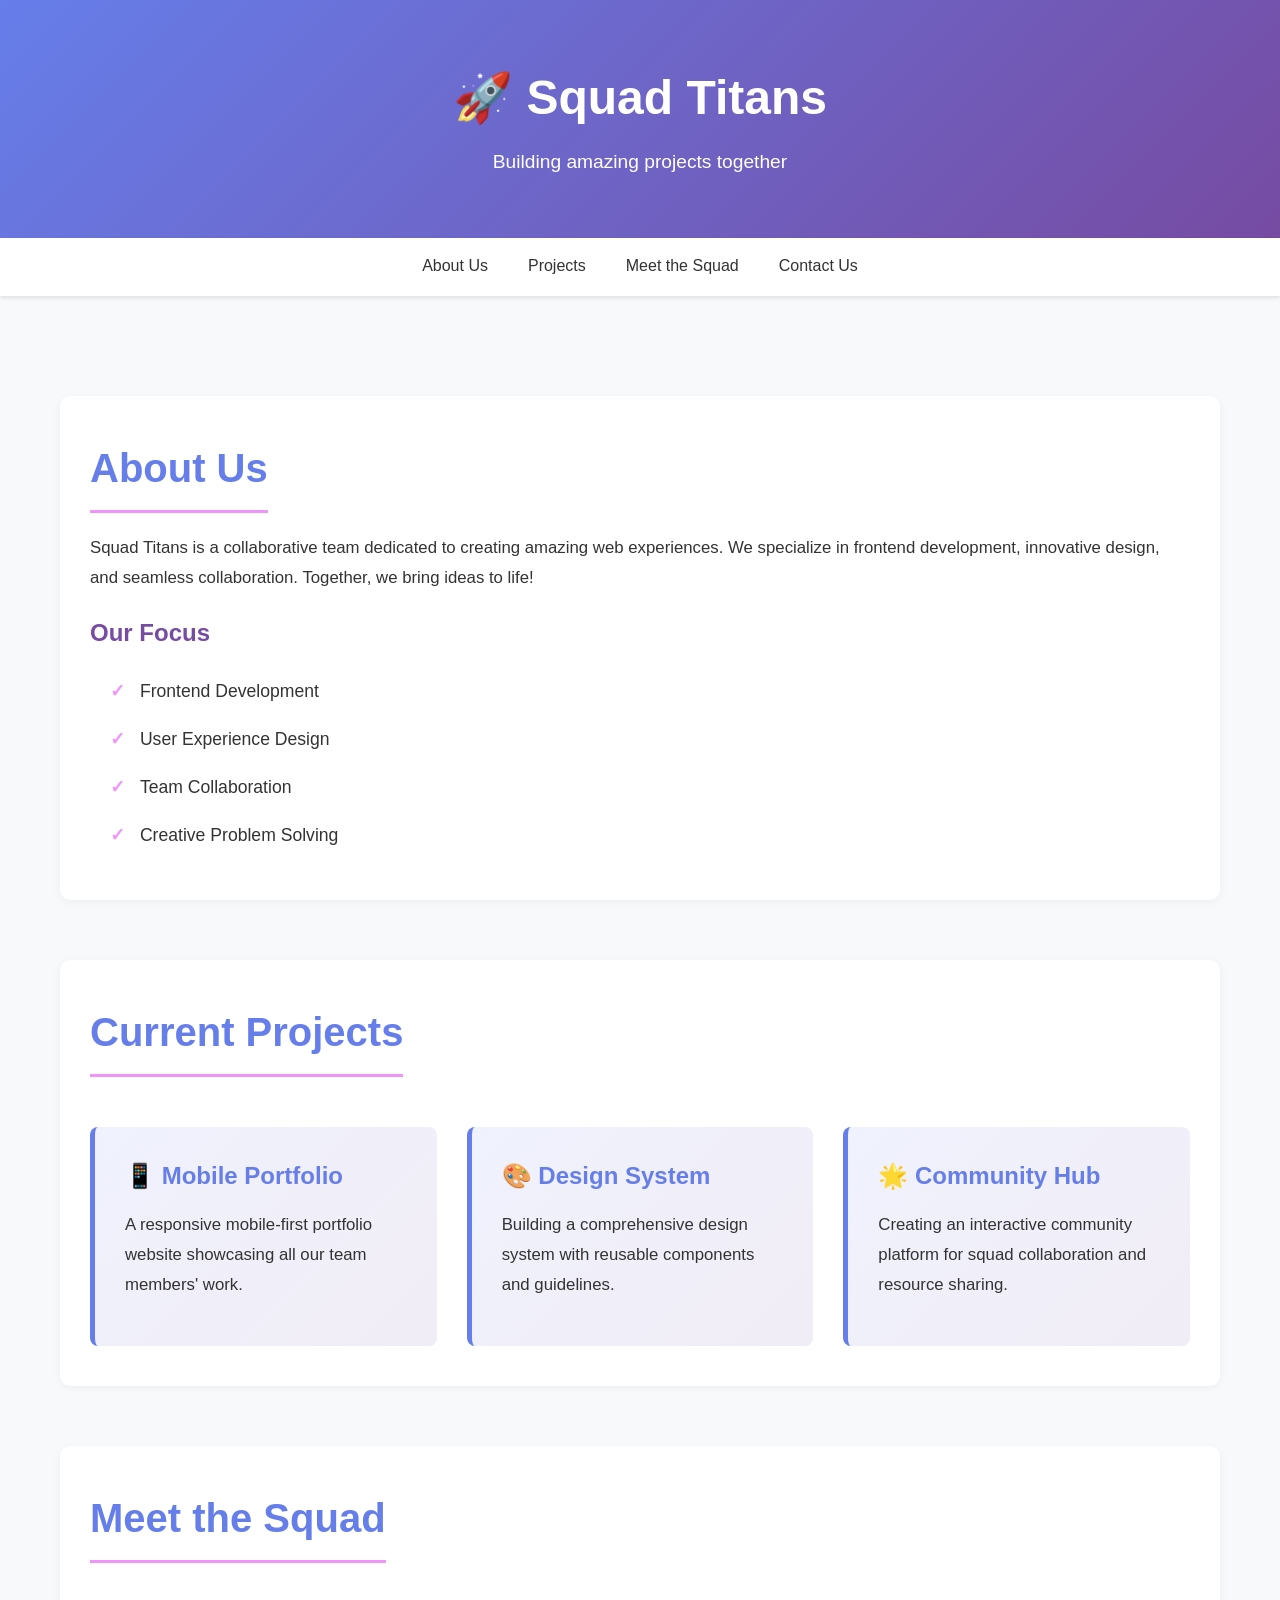
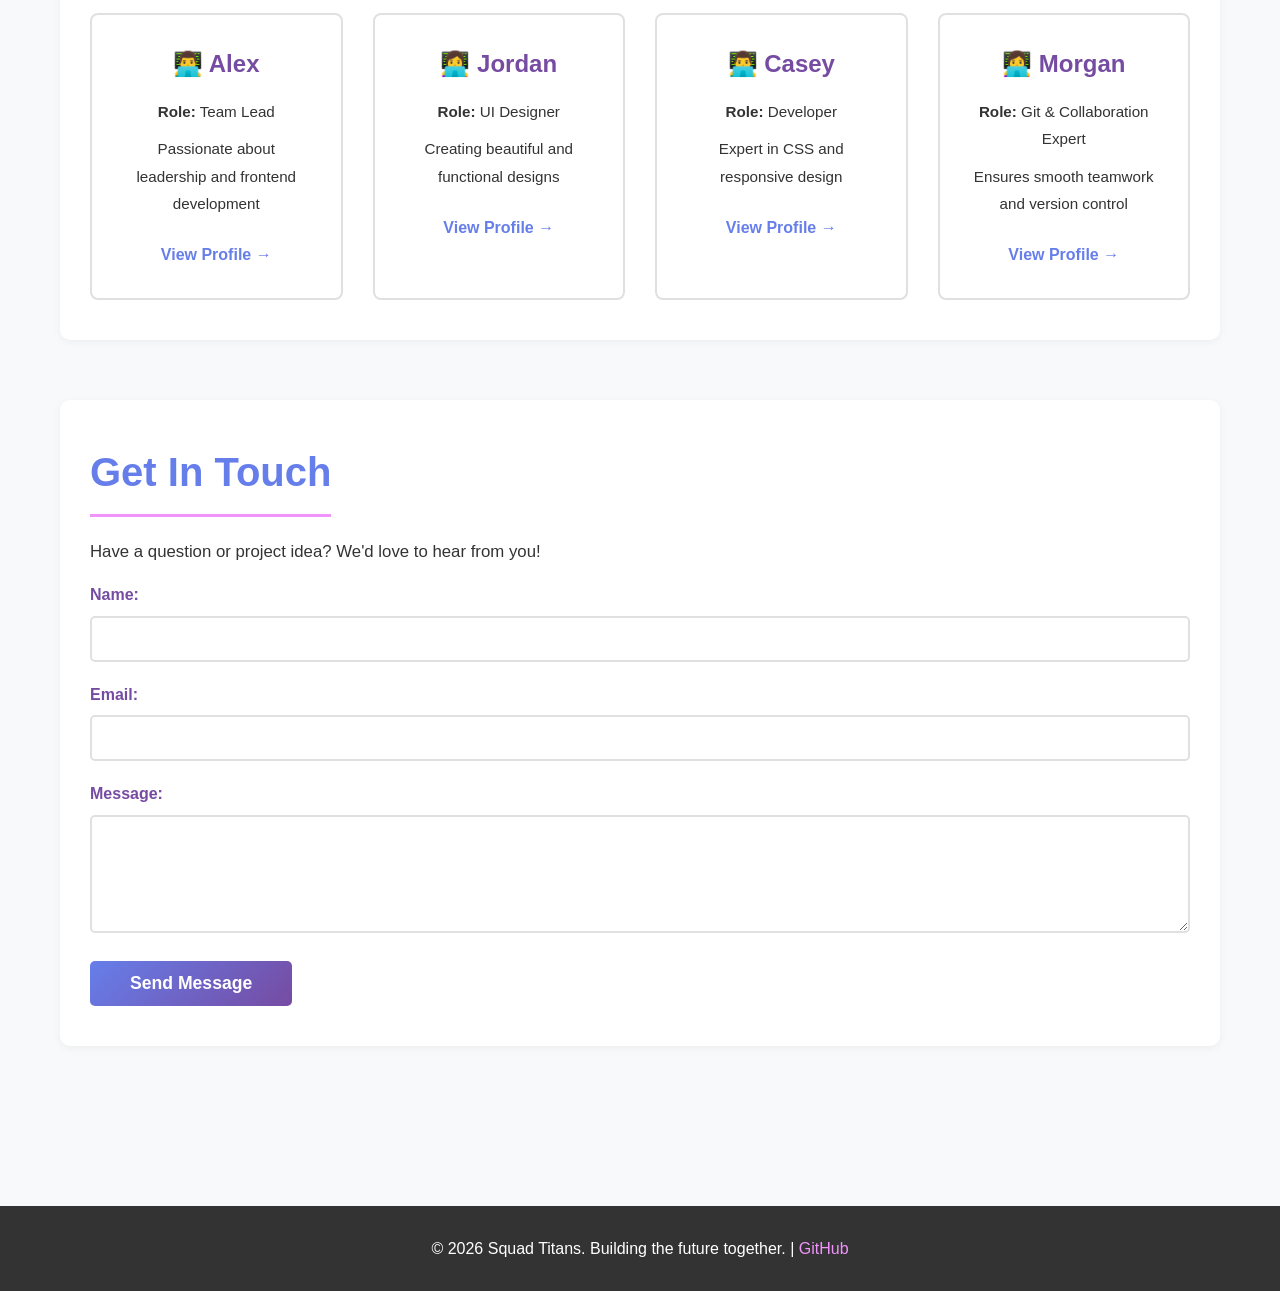
<file: index.html>
<!DOCTYPE html>
<html lang="en">
<head>
    <meta charset="UTF-8">
    <meta name="viewport" content="width=device-width, initial-scale=1.0">
    <title>Squad Titans | Dashboard</title>
    <link rel="stylesheet" href="styles/style.css">
</head>
<body>
    <!-- Header Section -->
    <header>
        <h1>🚀 Squad Titans</h1>
        <p class="tagline">Building amazing projects together</p>
    </header>

    <!-- Navigation Bar -->
    <nav>
        <ul>
            <li><a href="#about">About Us</a></li>
            <li><a href="#projects">Projects</a></li>
            <li><a href="#members">Meet the Squad</a></li>
            <li><a href="#contact">Contact Us</a></li>
        </ul>
    </nav>

    <!-- Main Content -->
    <main>
        <!-- About Us Section -->
        <section id="about">
            <h2>About Us</h2>
            <p>Squad Titans is a collaborative team dedicated to creating amazing web experiences. We specialize in frontend development, innovative design, and seamless collaboration. Together, we bring ideas to life!</p>
            <div class="squad-focus">
                <h3>Our Focus</h3>
                <ul>
                    <li>Frontend Development</li>
                    <li>User Experience Design</li>
                    <li>Team Collaboration</li>
                    <li>Creative Problem Solving</li>
                </ul>
            </div>
        </section>

        <!-- Projects Section -->
        <section id="projects">
            <h2>Current Projects</h2>
            <div class="project-grid">
                <div class="project-card">
                    <h3>📱 Mobile Portfolio</h3>
                    <p>A responsive mobile-first portfolio website showcasing all our team members' work.</p>
                </div>
                <div class="project-card">
                    <h3>🎨 Design System</h3>
                    <p>Building a comprehensive design system with reusable components and guidelines.</p>
                </div>
                <div class="project-card">
                    <h3>🌟 Community Hub</h3>
                    <p>Creating an interactive community platform for squad collaboration and resource sharing.</p>
                </div>
            </div>
        </section>

        <!-- Meet the Squad Section -->
        <section id="members">
            <h2>Meet the Squad</h2>
            <div class="members-grid">
                <div class="member-card">
                    <h3>👨‍💻 Alex</h3>
                    <p><strong>Role:</strong> Team Lead</p>
                    <p>Passionate about leadership and frontend development</p>
                    <a href="members/alex.html" class="member-link">View Profile →</a>
                </div>
                <div class="member-card">
                    <h3>👩‍💻 Jordan</h3>
                    <p><strong>Role:</strong> UI Designer</p>
                    <p>Creating beautiful and functional designs</p>
                    <a href="members/jordan.html" class="member-link">View Profile →</a>
                </div>
                <div class="member-card">
                    <h3>👨‍💻 Casey</h3>
                    <p><strong>Role:</strong> Developer</p>
                    <p>Expert in CSS and responsive design</p>
                    <a href="members/casey.html" class="member-link">View Profile →</a>
                </div>
                <div class="member-card">
                    <h3>👩‍💻 Morgan</h3>
                    <p><strong>Role:</strong> Git & Collaboration Expert</p>
                    <p>Ensures smooth teamwork and version control</p>
                    <a href="members/morgan.html" class="member-link">View Profile →</a>
                </div>
            </div>
        </section>

        <!-- Contact Us Section -->
        <section id="contact">
            <h2>Get In Touch</h2>
            <p>Have a question or project idea? We'd love to hear from you!</p>
            <form>
                <div class="form-group">
                    <label for="name">Name:</label>
                    <input type="text" id="name" name="name" required>
                </div>
                <div class="form-group">
                    <label for="email">Email:</label>
                    <input type="email" id="email" name="email" required>
                </div>
                <div class="form-group">
                    <label for="message">Message:</label>
                    <textarea id="message" name="message" rows="5" required></textarea>
                </div>
                <button type="submit">Send Message</button>
            </form>
        </section>
    </main>

    <!-- Footer -->
    <footer>
        <p>&copy; 2026 Squad Titans. Building the future together. | <a href="https://github.com">GitHub</a></p>
    </footer>
</body>
</html>
</file>
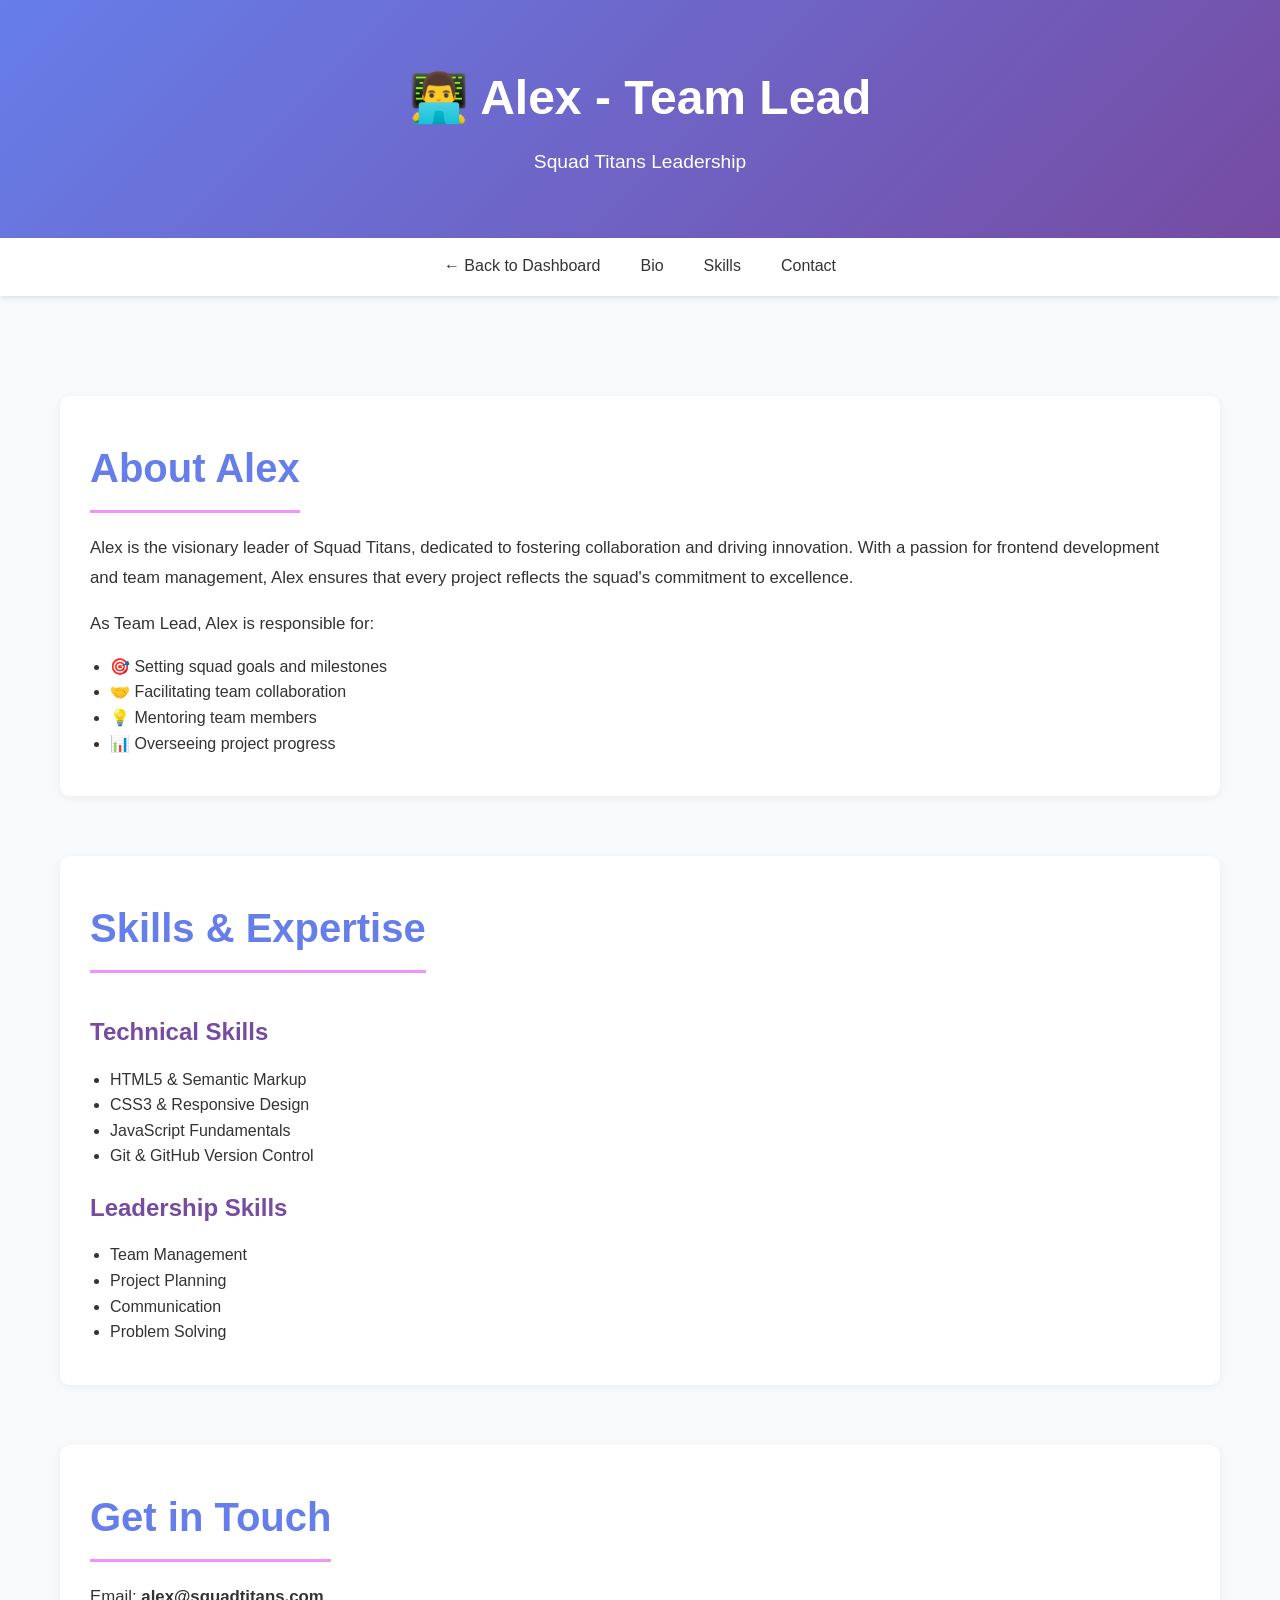
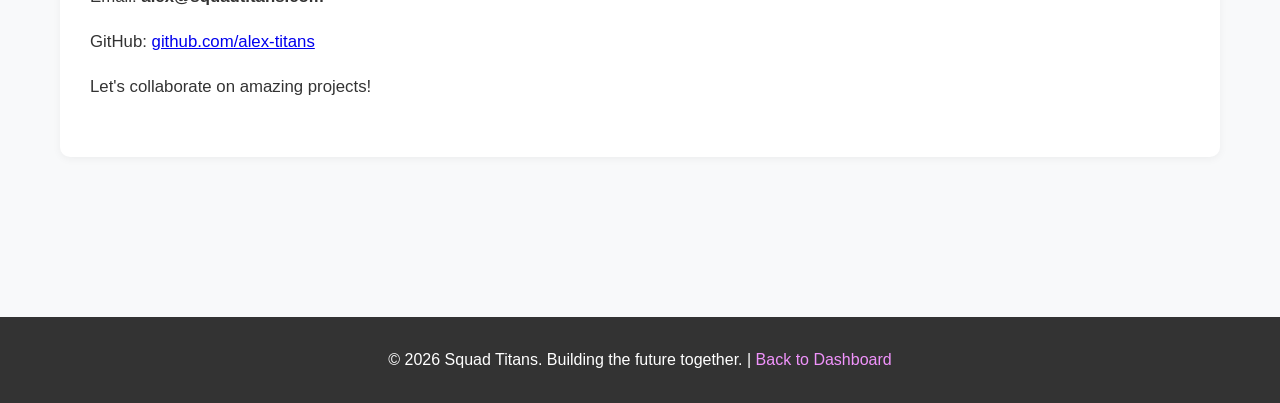
<file: members/alex.html>
<!DOCTYPE html>
<html lang="en">
<head>
    <meta charset="UTF-8">
    <meta name="viewport" content="width=device-width, initial-scale=1.0">
    <title>Alex | Team Lead - Squad Titans</title>
    <link rel="stylesheet" href="../styles/style.css">
</head>
<body>
    <!-- Header Section -->
    <header>
        <h1>👨‍💻 Alex - Team Lead</h1>
        <p class="tagline">Squad Titans Leadership</p>
    </header>

    <!-- Navigation Bar -->
    <nav>
        <ul>
            <li><a href="../index.html">← Back to Dashboard</a></li>
            <li><a href="#bio">Bio</a></li>
            <li><a href="#skills">Skills</a></li>
            <li><a href="#contact">Contact</a></li>
        </ul>
    </nav>

    <!-- Main Content -->
    <main>
        <!-- Bio Section -->
        <section id="bio">
            <h2>About Alex</h2>
            <p>Alex is the visionary leader of Squad Titans, dedicated to fostering collaboration and driving innovation. With a passion for frontend development and team management, Alex ensures that every project reflects the squad's commitment to excellence.</p>
            <p>As Team Lead, Alex is responsible for:</p>
            <ul style="margin-left: 20px;">
                <li>🎯 Setting squad goals and milestones</li>
                <li>🤝 Facilitating team collaboration</li>
                <li>💡 Mentoring team members</li>
                <li>📊 Overseeing project progress</li>
            </ul>
        </section>

        <!-- Skills Section -->
        <section id="skills">
            <h2>Skills & Expertise</h2>
            <div class="skills-list">
                <h3>Technical Skills</h3>
                <ul style="margin-left: 20px;">
                    <li>HTML5 & Semantic Markup</li>
                    <li>CSS3 & Responsive Design</li>
                    <li>JavaScript Fundamentals</li>
                    <li>Git & GitHub Version Control</li>
                </ul>

                <h3>Leadership Skills</h3>
                <ul style="margin-left: 20px;">
                    <li>Team Management</li>
                    <li>Project Planning</li>
                    <li>Communication</li>
                    <li>Problem Solving</li>
                </ul>
            </div>
        </section>

        <!-- Contact Section -->
        <section id="contact">
            <h2>Get in Touch</h2>
            <p>Email: <strong>alex@squadtitans.com</strong></p>
            <p>GitHub: <a href="https://github.com" target="_blank">github.com/alex-titans</a></p>
            <p>Let's collaborate on amazing projects!</p>
        </section>
    </main>

    <!-- Footer -->
    <footer>
        <p>&copy; 2026 Squad Titans. Building the future together. | <a href="../index.html">Back to Dashboard</a></p>
    </footer>
</body>
</html>
</file>
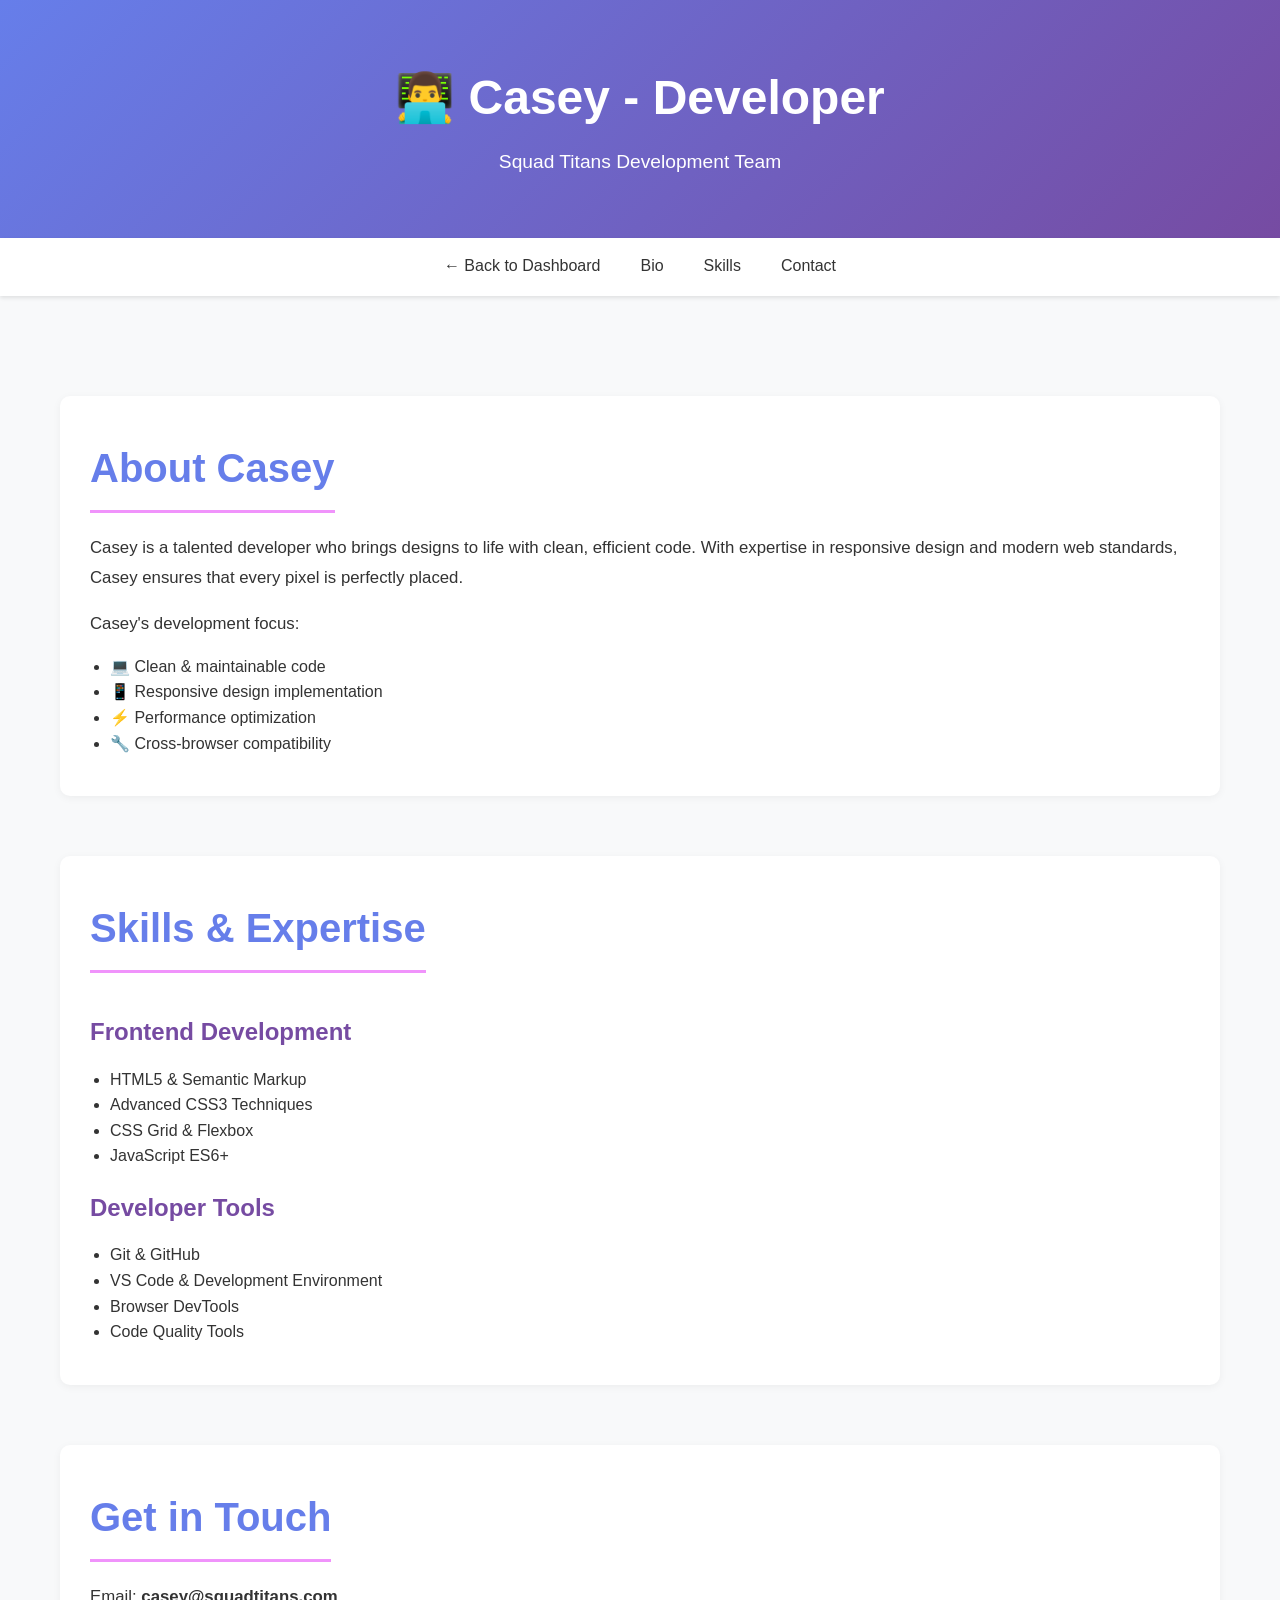
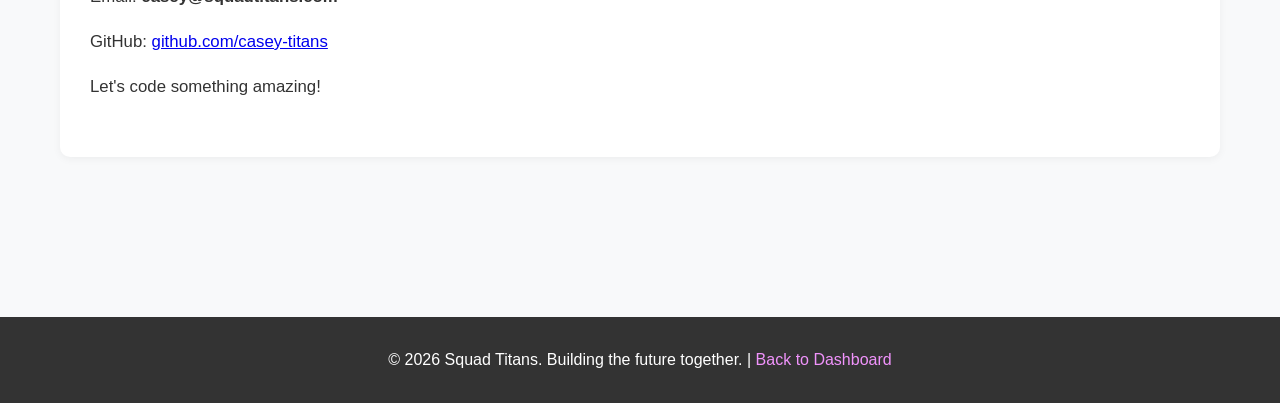
<file: members/casey.html>
<!DOCTYPE html>
<html lang="en">
<head>
    <meta charset="UTF-8">
    <meta name="viewport" content="width=device-width, initial-scale=1.0">
    <title>Casey | Developer - Squad Titans</title>
    <link rel="stylesheet" href="../styles/style.css">
</head>
<body>
    <!-- Header Section -->
    <header>
        <h1>👨‍💻 Casey - Developer</h1>
        <p class="tagline">Squad Titans Development Team</p>
    </header>

    <!-- Navigation Bar -->
    <nav>
        <ul>
            <li><a href="../index.html">← Back to Dashboard</a></li>
            <li><a href="#bio">Bio</a></li>
            <li><a href="#skills">Skills</a></li>
            <li><a href="#contact">Contact</a></li>
        </ul>
    </nav>

    <!-- Main Content -->
    <main>
        <!-- Bio Section -->
        <section id="bio">
            <h2>About Casey</h2>
            <p>Casey is a talented developer who brings designs to life with clean, efficient code. With expertise in responsive design and modern web standards, Casey ensures that every pixel is perfectly placed.</p>
            <p>Casey's development focus:</p>
            <ul style="margin-left: 20px;">
                <li>💻 Clean & maintainable code</li>
                <li>📱 Responsive design implementation</li>
                <li>⚡ Performance optimization</li>
                <li>🔧 Cross-browser compatibility</li>
            </ul>
        </section>

        <!-- Skills Section -->
        <section id="skills">
            <h2>Skills & Expertise</h2>
            <div class="skills-list">
                <h3>Frontend Development</h3>
                <ul style="margin-left: 20px;">
                    <li>HTML5 & Semantic Markup</li>
                    <li>Advanced CSS3 Techniques</li>
                    <li>CSS Grid & Flexbox</li>
                    <li>JavaScript ES6+</li>
                </ul>

                <h3>Developer Tools</h3>
                <ul style="margin-left: 20px;">
                    <li>Git & GitHub</li>
                    <li>VS Code & Development Environment</li>
                    <li>Browser DevTools</li>
                    <li>Code Quality Tools</li>
                </ul>
            </div>
        </section>

        <!-- Contact Section -->
        <section id="contact">
            <h2>Get in Touch</h2>
            <p>Email: <strong>casey@squadtitans.com</strong></p>
            <p>GitHub: <a href="https://github.com" target="_blank">github.com/casey-titans</a></p>
            <p>Let's code something amazing!</p>
        </section>
    </main>

    <!-- Footer -->
    <footer>
        <p>&copy; 2026 Squad Titans. Building the future together. | <a href="../index.html">Back to Dashboard</a></p>
    </footer>
</body>
</html>
</file>
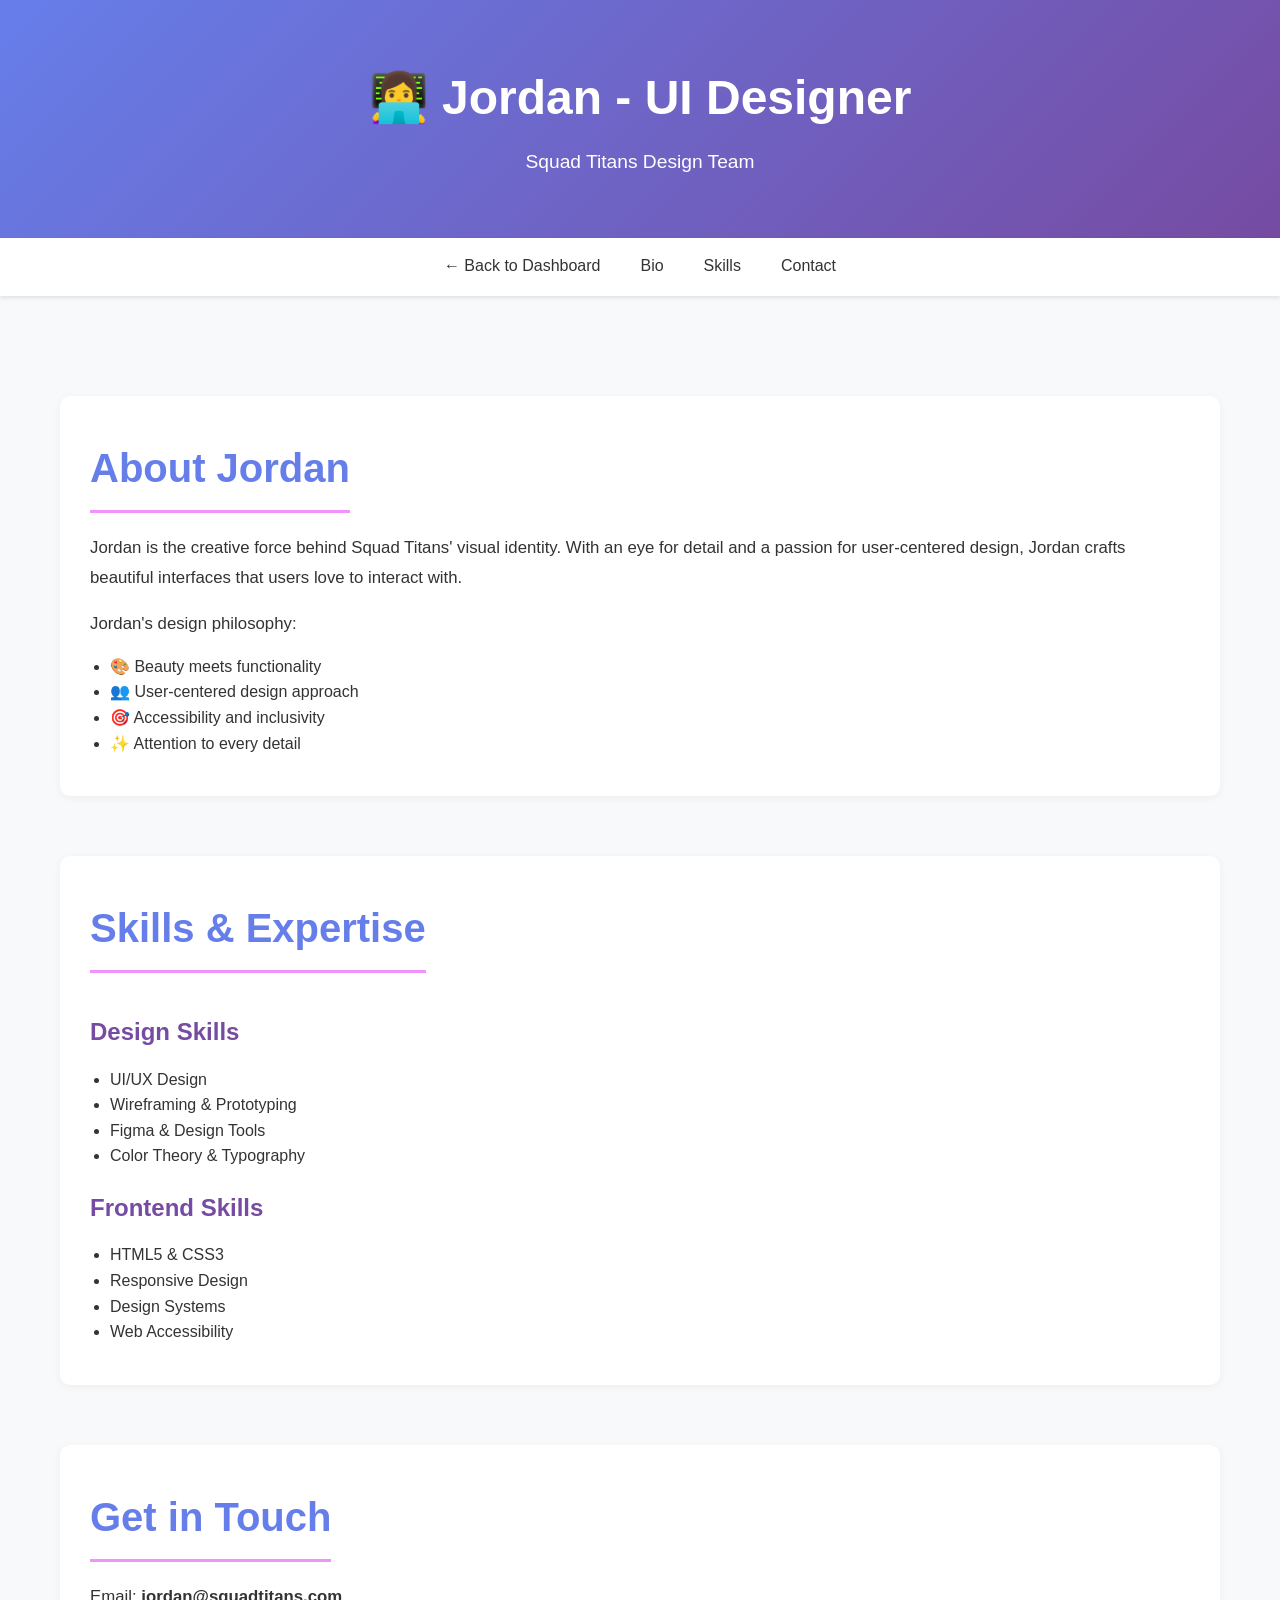
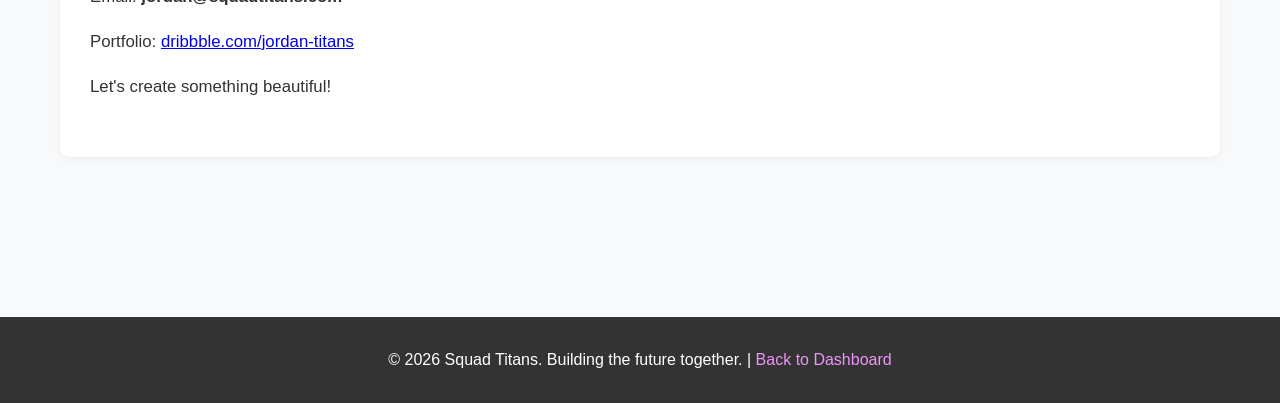
<file: members/jordan.html>
<!DOCTYPE html>
<html lang="en">
<head>
    <meta charset="UTF-8">
    <meta name="viewport" content="width=device-width, initial-scale=1.0">
    <title>Jordan | UI Designer - Squad Titans</title>
    <link rel="stylesheet" href="../styles/style.css">
</head>
<body>
    <!-- Header Section -->
    <header>
        <h1>👩‍💻 Jordan - UI Designer</h1>
        <p class="tagline">Squad Titans Design Team</p>
    </header>

    <!-- Navigation Bar -->
    <nav>
        <ul>
            <li><a href="../index.html">← Back to Dashboard</a></li>
            <li><a href="#bio">Bio</a></li>
            <li><a href="#skills">Skills</a></li>
            <li><a href="#contact">Contact</a></li>
        </ul>
    </nav>

    <!-- Main Content -->
    <main>
        <!-- Bio Section -->
        <section id="bio">
            <h2>About Jordan</h2>
            <p>Jordan is the creative force behind Squad Titans' visual identity. With an eye for detail and a passion for user-centered design, Jordan crafts beautiful interfaces that users love to interact with.</p>
            <p>Jordan's design philosophy:</p>
            <ul style="margin-left: 20px;">
                <li>🎨 Beauty meets functionality</li>
                <li>👥 User-centered design approach</li>
                <li>🎯 Accessibility and inclusivity</li>
                <li>✨ Attention to every detail</li>
            </ul>
        </section>

        <!-- Skills Section -->
        <section id="skills">
            <h2>Skills & Expertise</h2>
            <div class="skills-list">
                <h3>Design Skills</h3>
                <ul style="margin-left: 20px;">
                    <li>UI/UX Design</li>
                    <li>Wireframing & Prototyping</li>
                    <li>Figma & Design Tools</li>
                    <li>Color Theory & Typography</li>
                </ul>

                <h3>Frontend Skills</h3>
                <ul style="margin-left: 20px;">
                    <li>HTML5 & CSS3</li>
                    <li>Responsive Design</li>
                    <li>Design Systems</li>
                    <li>Web Accessibility</li>
                </ul>
            </div>
        </section>

        <!-- Contact Section -->
        <section id="contact">
            <h2>Get in Touch</h2>
            <p>Email: <strong>jordan@squadtitans.com</strong></p>
            <p>Portfolio: <a href="https://dribbble.com" target="_blank">dribbble.com/jordan-titans</a></p>
            <p>Let's create something beautiful!</p>
        </section>
    </main>

    <!-- Footer -->
    <footer>
        <p>&copy; 2026 Squad Titans. Building the future together. | <a href="../index.html">Back to Dashboard</a></p>
    </footer>
</body>
</html>
</file>
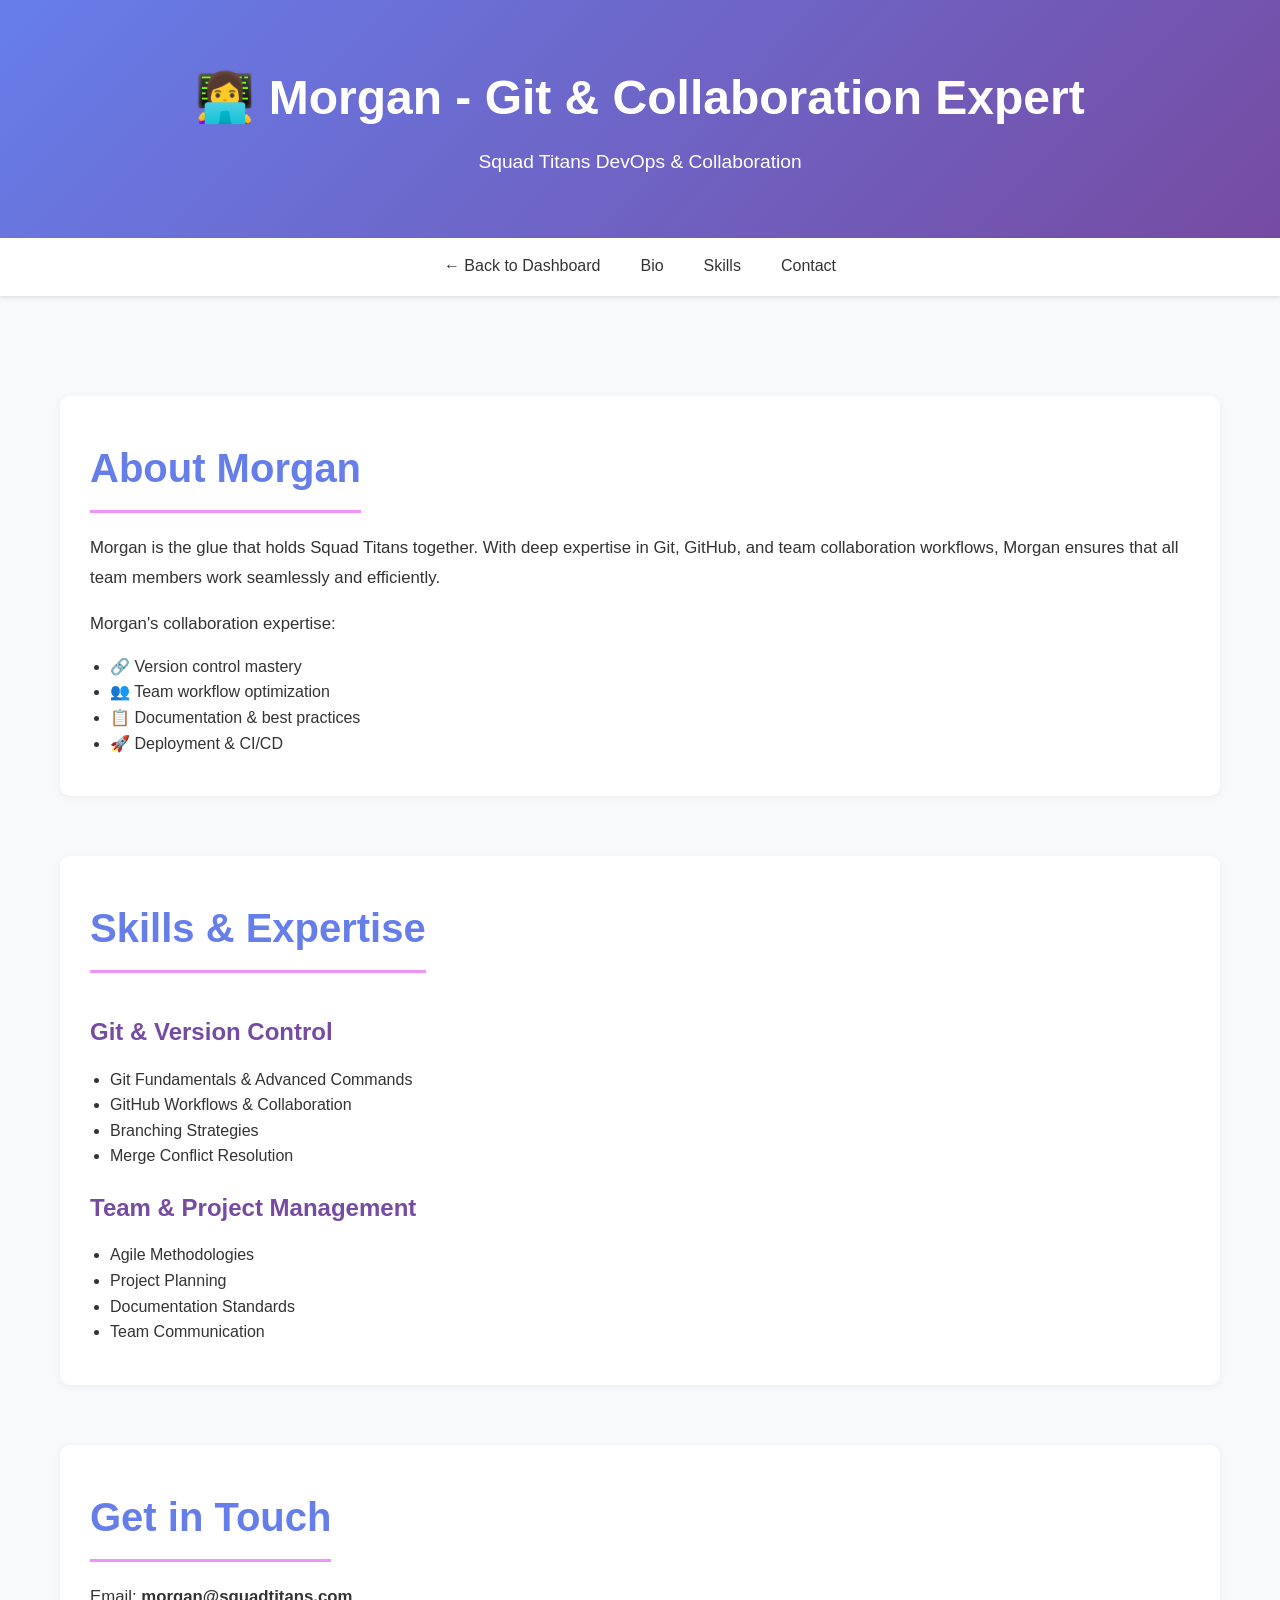
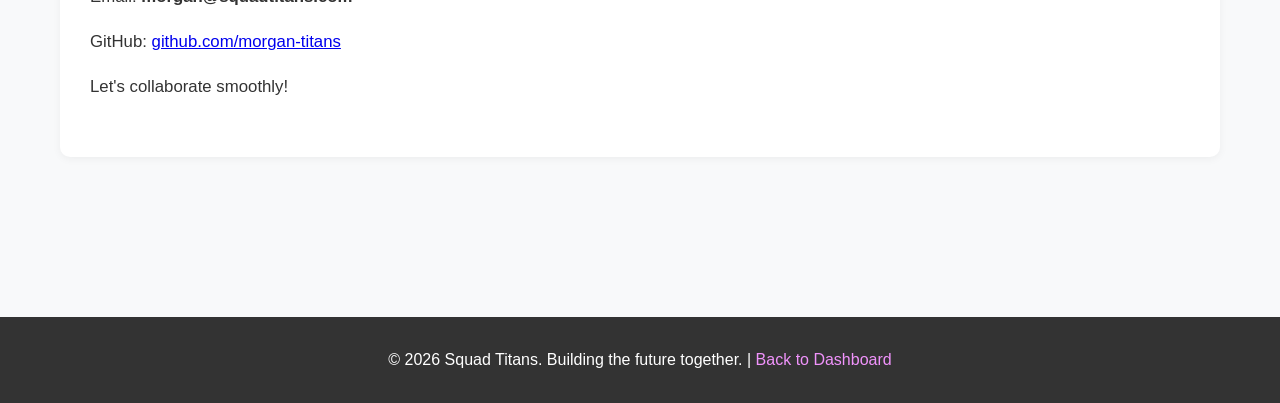
<file: members/morgan.html>
<!DOCTYPE html>
<html lang="en">
<head>
    <meta charset="UTF-8">
    <meta name="viewport" content="width=device-width, initial-scale=1.0">
    <title>Morgan | Git & Collaboration Expert - Squad Titans</title>
    <link rel="stylesheet" href="../styles/style.css">
</head>
<body>
    <!-- Header Section -->
    <header>
        <h1>👩‍💻 Morgan - Git & Collaboration Expert</h1>
        <p class="tagline">Squad Titans DevOps & Collaboration</p>
    </header>

    <!-- Navigation Bar -->
    <nav>
        <ul>
            <li><a href="../index.html">← Back to Dashboard</a></li>
            <li><a href="#bio">Bio</a></li>
            <li><a href="#skills">Skills</a></li>
            <li><a href="#contact">Contact</a></li>
        </ul>
    </nav>

    <!-- Main Content -->
    <main>
        <!-- Bio Section -->
        <section id="bio">
            <h2>About Morgan</h2>
            <p>Morgan is the glue that holds Squad Titans together. With deep expertise in Git, GitHub, and team collaboration workflows, Morgan ensures that all team members work seamlessly and efficiently.</p>
            <p>Morgan's collaboration expertise:</p>
            <ul style="margin-left: 20px;">
                <li>🔗 Version control mastery</li>
                <li>👥 Team workflow optimization</li>
                <li>📋 Documentation & best practices</li>
                <li>🚀 Deployment & CI/CD</li>
            </ul>
        </section>

        <!-- Skills Section -->
        <section id="skills">
            <h2>Skills & Expertise</h2>
            <div class="skills-list">
                <h3>Git & Version Control</h3>
                <ul style="margin-left: 20px;">
                    <li>Git Fundamentals & Advanced Commands</li>
                    <li>GitHub Workflows & Collaboration</li>
                    <li>Branching Strategies</li>
                    <li>Merge Conflict Resolution</li>
                </ul>

                <h3>Team & Project Management</h3>
                <ul style="margin-left: 20px;">
                    <li>Agile Methodologies</li>
                    <li>Project Planning</li>
                    <li>Documentation Standards</li>
                    <li>Team Communication</li>
                </ul>
            </div>
        </section>

        <!-- Contact Section -->
        <section id="contact">
            <h2>Get in Touch</h2>
            <p>Email: <strong>morgan@squadtitans.com</strong></p>
            <p>GitHub: <a href="https://github.com" target="_blank">github.com/morgan-titans</a></p>
            <p>Let's collaborate smoothly!</p>
        </section>
    </main>

    <!-- Footer -->
    <footer>
        <p>&copy; 2026 Squad Titans. Building the future together. | <a href="../index.html">Back to Dashboard</a></p>
    </footer>
</body>
</html>
</file>
<file: styles/style.css>
/* ===========================
   General Styles & Variables
   =========================== */
:root {
    --primary-color: #667eea;
    --secondary-color: #764ba2;
    --accent-color: #f093fb;
    --text-color: #333;
    --bg-color: #f8f9fa;
    --border-color: #e0e0e0;
    --transition: all 0.3s ease;
}

* {
    margin: 0;
    padding: 0;
    box-sizing: border-box;
}

body {
    font-family: 'Segoe UI', Tahoma, Geneva, Verdana, sans-serif;
    line-height: 1.6;
    color: var(--text-color);
    background-color: var(--bg-color);
}

/* ===========================
   Header Styles
   =========================== */
header {
    background: linear-gradient(135deg, var(--primary-color), var(--secondary-color));
    color: white;
    padding: 60px 20px;
    text-align: center;
    box-shadow: 0 4px 6px rgba(0, 0, 0, 0.1);
}

header h1 {
    font-size: 3em;
    margin-bottom: 10px;
    font-weight: bold;
}

header .tagline {
    font-size: 1.2em;
    font-weight: 300;
}

/* ===========================
   Navigation Styles
   =========================== */
nav {
    background-color: white;
    box-shadow: 0 2px 4px rgba(0, 0, 0, 0.1);
    position: sticky;
    top: 0;
    z-index: 100;
}

nav ul {
    display: flex;
    justify-content: center;
    list-style: none;
    flex-wrap: wrap;
}

nav li {
    margin: 0 20px;
}

nav a {
    display: block;
    padding: 15px 0;
    color: var(--text-color);
    text-decoration: none;
    font-weight: 500;
    transition: var(--transition);
    border-bottom: 3px solid transparent;
}

nav a:hover {
    color: var(--primary-color);
    border-bottom: 3px solid var(--primary-color);
}

/* ===========================
   Main Content Styles
   =========================== */
main {
    max-width: 1200px;
    margin: 0 auto;
    padding: 40px 20px;
}

section {
    margin: 60px 0;
    padding: 40px 30px;
    background: white;
    border-radius: 10px;
    box-shadow: 0 2px 8px rgba(0, 0, 0, 0.05);
}

section h2 {
    font-size: 2.5em;
    margin-bottom: 20px;
    color: var(--primary-color);
    border-bottom: 3px solid var(--accent-color);
    padding-bottom: 10px;
    display: inline-block;
}

section h3 {
    font-size: 1.5em;
    margin-top: 20px;
    margin-bottom: 15px;
    color: var(--secondary-color);
}

section p {
    margin-bottom: 15px;
    font-size: 1.05em;
    line-height: 1.8;
}

/* ===========================
   Squad Focus Section
   =========================== */
.squad-focus ul {
    list-style: none;
    margin-left: 20px;
}

.squad-focus li {
    padding: 10px 0;
    font-size: 1.1em;
}

.squad-focus li:before {
    content: "✓ ";
    color: var(--accent-color);
    font-weight: bold;
    margin-right: 10px;
}

/* ===========================
   Projects Grid
   =========================== */
.project-grid {
    display: grid;
    grid-template-columns: repeat(auto-fit, minmax(250px, 1fr));
    gap: 30px;
    margin-top: 30px;
}

.project-card {
    background: linear-gradient(135deg, rgba(102, 126, 234, 0.1), rgba(118, 75, 162, 0.1));
    padding: 30px;
    border-radius: 8px;
    border-left: 5px solid var(--primary-color);
    transition: var(--transition);
}

.project-card:hover {
    transform: translateY(-5px);
    box-shadow: 0 8px 16px rgba(102, 126, 234, 0.2);
}

.project-card h3 {
    margin-top: 0;
    color: var(--primary-color);
}

/* ===========================
   Members Grid
   =========================== */
.members-grid {
    display: grid;
    grid-template-columns: repeat(auto-fit, minmax(250px, 1fr));
    gap: 30px;
    margin-top: 30px;
}

.member-card {
    background: white;
    padding: 30px;
    border-radius: 8px;
    border: 2px solid var(--border-color);
    transition: var(--transition);
    text-align: center;
}

.member-card:hover {
    border-color: var(--primary-color);
    box-shadow: 0 8px 16px rgba(102, 126, 234, 0.15);
    transform: translateY(-5px);
}

.member-card h3 {
    margin-top: 0;
    font-size: 1.5em;
}

.member-card p {
    margin: 10px 0;
    font-size: 0.95em;
}

.member-link {
    display: inline-block;
    margin-top: 15px;
    color: var(--primary-color);
    text-decoration: none;
    font-weight: 600;
    transition: var(--transition);
}

.member-link:hover {
    color: var(--accent-color);
    transform: translateX(5px);
}

/* ===========================
   Contact Form Styles
   =========================== */
.form-group {
    margin-bottom: 20px;
    text-align: left;
}

label {
    display: block;
    margin-bottom: 8px;
    font-weight: 600;
    color: var(--secondary-color);
}

input[type="text"],
input[type="email"],
textarea {
    width: 100%;
    padding: 12px;
    border: 2px solid var(--border-color);
    border-radius: 5px;
    font-family: inherit;
    font-size: 1em;
    transition: var(--transition);
}

input[type="text"]:focus,
input[type="email"]:focus,
textarea:focus {
    outline: none;
    border-color: var(--primary-color);
    box-shadow: 0 0 0 3px rgba(102, 126, 234, 0.1);
}

button {
    background: linear-gradient(135deg, var(--primary-color), var(--secondary-color));
    color: white;
    padding: 12px 40px;
    border: none;
    border-radius: 5px;
    font-size: 1.1em;
    font-weight: 600;
    cursor: pointer;
    transition: var(--transition);
}

button:hover {
    transform: translateY(-2px);
    box-shadow: 0 6px 20px rgba(102, 126, 234, 0.3);
}

/* ===========================
   Footer Styles
   =========================== */
footer {
    background: var(--text-color);
    color: white;
    text-align: center;
    padding: 30px 20px;
    margin-top: 60px;
}

footer a {
    color: var(--accent-color);
    text-decoration: none;
    transition: var(--transition);
}

footer a:hover {
    text-decoration: underline;
}

/* ===========================
   Responsive Design
   =========================== */
@media (max-width: 768px) {
    header h1 {
        font-size: 2em;
    }

    section {
        padding: 25px 15px;
    }

    section h2 {
        font-size: 1.8em;
    }

    nav ul {
        flex-direction: column;
        align-items: center;
    }

    nav li {
        margin: 0;
        width: 100%;
        text-align: center;
    }

    .project-grid,
    .members-grid {
        grid-template-columns: 1fr;
    }

    button {
        width: 100%;
    }
}

@media (max-width: 480px) {
    header h1 {
        font-size: 1.5em;
    }

    section h2 {
        font-size: 1.5em;
    }

    main {
        padding: 20px 10px;
    }
}
</file>
